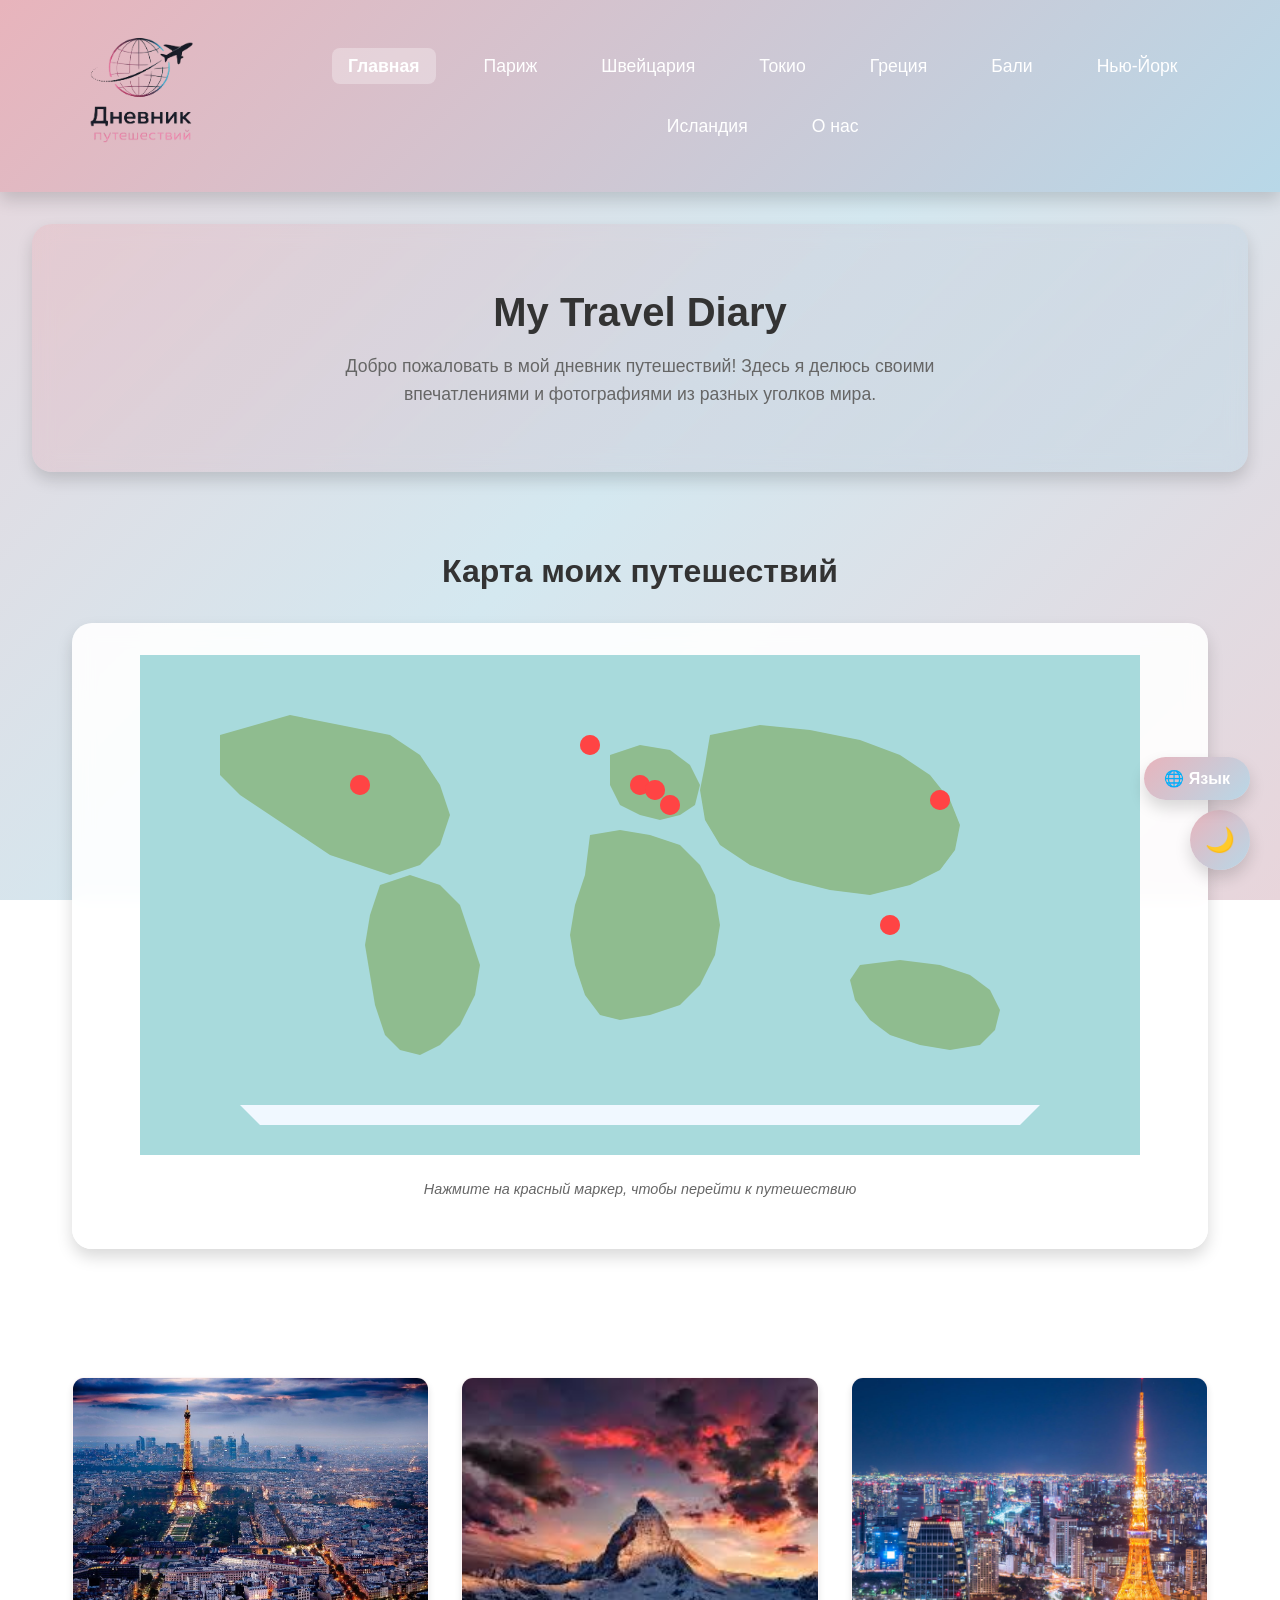
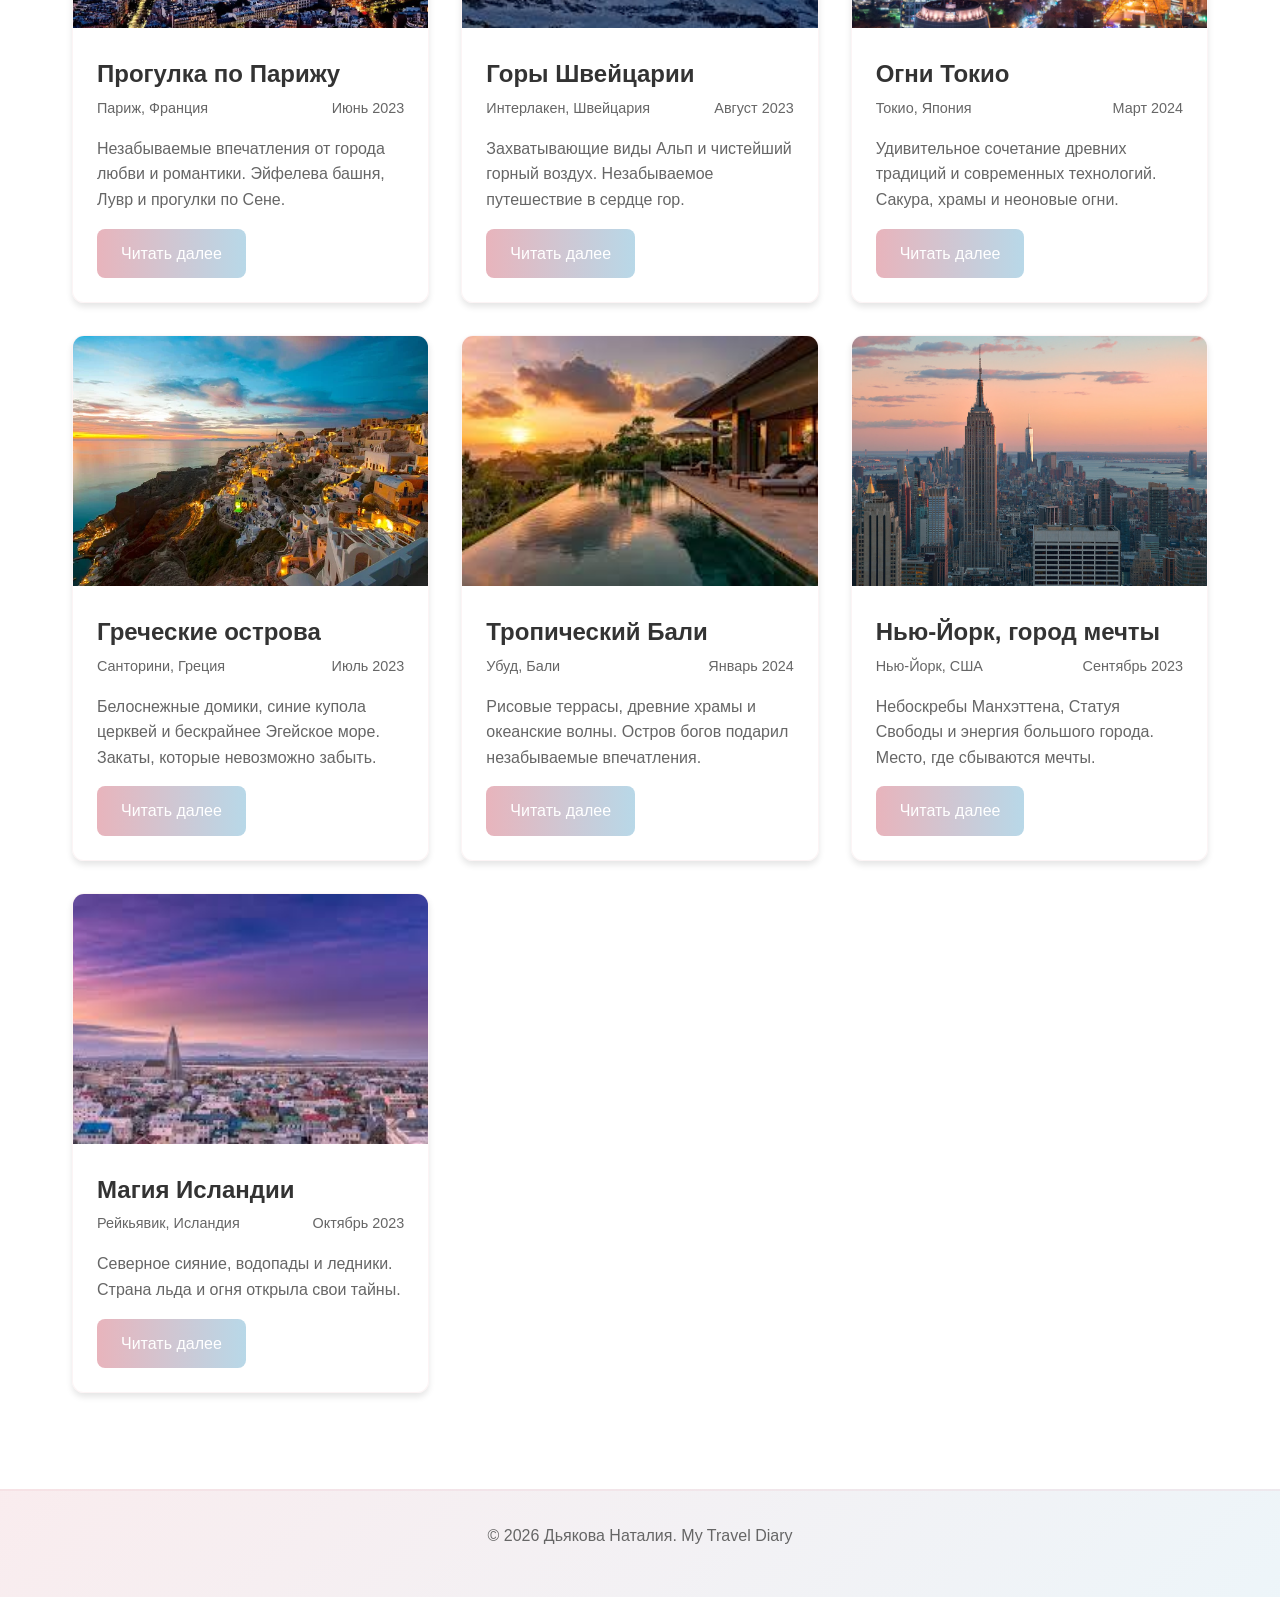
<file: index.html>
<!DOCTYPE html>
<html lang="ru">
<head>
    <meta charset="UTF-8">
    <meta name="viewport" content="width=device-width, initial-scale=1.0">
    <title>My Travel Diary - Главная</title>
    <link rel="icon" type="image/png" href="images/logo.png">
    <link rel="stylesheet" href="css/main.css?v=4">
    <link rel="stylesheet" href="css/components.css?v=4">
    <link rel="stylesheet" href="css/responsive.css?v=4">
    <script src="js/map.js" defer></script>
    <script src="js/language.js" defer></script>
    <script src="js/complete-translations.js" defer></script>
    <script src="js/theme-and-animations.js" defer></script>
</head>
<body>
    <nav class="navigation">
        <div class="nav-container">
            <a href="index.html" class="nav-logo">
                <img src="images/logo.png" alt="My Travel Diary Logo" class="logo-image">
            </a>
            <ul class="nav-list">
                <li><a href="index.html" class="nav-link active" data-translate="nav.home">Главная</a></li>
                <li><a href="travel-1.html" class="nav-link" data-translate="nav.paris">Париж</a></li>
                <li><a href="travel-2.html" class="nav-link" data-translate="nav.switzerland">Швейцария</a></li>
                <li><a href="travel-3.html" class="nav-link" data-translate="nav.tokyo">Токио</a></li>
                <li><a href="travel-4.html" class="nav-link" data-translate="nav.greece">Греция</a></li>
                <li><a href="travel-5.html" class="nav-link" data-translate="nav.bali">Бали</a></li>
                <li><a href="travel-6.html" class="nav-link" data-translate="nav.newyork">Нью-Йорк</a></li>
                <li><a href="travel-7.html" class="nav-link" data-translate="nav.iceland">Исландия</a></li>
                <li><a href="about.html" class="nav-link" data-translate="nav.about">О нас</a></li>
            </ul>
        </div>
    </nav>

    <main>
        <section class="hero">
            <h1 data-translate="hero.title">My Travel Diary</h1>
            <p class="intro" data-translate="hero.intro">Добро пожаловать в мой дневник путешествий! Здесь я делюсь своими впечатлениями и фотографиями из разных уголков мира.</p>
        </section>

        <section class="world-map-section">
            <h2 data-translate="map.title">Карта моих путешествий</h2>
            <div class="map-container">
                <svg viewBox="0 0 1000 500" class="world-map">
                    <!-- Океан (фон) -->
                    <rect width="1000" height="500" fill="#A8DADC" class="ocean"/>
                    
                    <!-- Континенты -->
                    <g class="continents">
                        <!-- Северная Америка -->
                        <path class="continent" d="M 80 80 L 150 60 L 200 70 L 250 80 L 280 100 L 300 130 L 310 160 L 300 190 L 280 210 L 250 220 L 220 210 L 190 200 L 160 180 L 130 160 L 100 140 L 80 120 Z" fill="#8FBC8F"/>
                        
                        <!-- Южная Америка -->
                        <path class="continent" d="M 240 230 L 270 220 L 300 230 L 320 250 L 330 280 L 340 310 L 335 340 L 320 370 L 300 390 L 280 400 L 260 395 L 245 380 L 235 350 L 230 320 L 225 290 L 230 260 Z" fill="#8FBC8F"/>
                        
                        <!-- Европа -->
                        <path class="continent" d="M 470 100 L 500 90 L 530 95 L 550 110 L 560 130 L 555 150 L 540 160 L 520 165 L 500 160 L 480 150 L 470 130 Z" fill="#8FBC8F"/>
                        
                        <!-- Африка -->
                        <path class="continent" d="M 450 180 L 480 175 L 510 180 L 540 190 L 560 210 L 575 240 L 580 270 L 575 300 L 560 330 L 540 350 L 510 360 L 480 365 L 460 360 L 445 340 L 435 310 L 430 280 L 435 250 L 445 220 Z" fill="#8FBC8F"/>
                        
                        <!-- Азия -->
                        <path class="continent" d="M 570 80 L 620 70 L 670 75 L 720 85 L 760 100 L 790 120 L 810 145 L 820 170 L 815 195 L 800 215 L 770 230 L 730 240 L 690 235 L 650 225 L 610 210 L 580 190 L 565 165 L 560 135 L 565 110 Z" fill="#8FBC8F"/>
                        
                        <!-- Австралия -->
                        <path class="continent" d="M 720 310 L 760 305 L 800 310 L 830 320 L 850 335 L 860 355 L 855 375 L 840 390 L 810 395 L 780 390 L 750 380 L 730 365 L 715 345 L 710 325 Z" fill="#8FBC8F"/>
                        
                        <!-- Антарктида -->
                        <path class="continent" d="M 100 450 L 900 450 L 880 470 L 120 470 Z" fill="#F0F8FF"/>
                    </g>
                    
                    <!-- Маркеры посещенных мест -->
                    <g class="markers">
                        <!-- Париж -->
                        <circle class="marker" data-country="paris" cx="500" cy="130" r="10" fill="#FF4444"/>
                        <circle class="marker-pulse" cx="500" cy="130" r="10" fill="#FF4444" opacity="0.5"/>
                        
                        <!-- Швейцария -->
                        <circle class="marker" data-country="switzerland" cx="515" cy="135" r="10" fill="#FF4444"/>
                        <circle class="marker-pulse" cx="515" cy="135" r="10" fill="#FF4444" opacity="0.5"/>
                        
                        <!-- Токио -->
                        <circle class="marker" data-country="tokyo" cx="800" cy="145" r="10" fill="#FF4444"/>
                        <circle class="marker-pulse" cx="800" cy="145" r="10" fill="#FF4444" opacity="0.5"/>
                        
                        <!-- Греция -->
                        <circle class="marker" data-country="greece" cx="530" cy="150" r="10" fill="#FF4444"/>
                        <circle class="marker-pulse" cx="530" cy="150" r="10" fill="#FF4444" opacity="0.5"/>
                        
                        <!-- Бали -->
                        <circle class="marker" data-country="bali" cx="750" cy="270" r="10" fill="#FF4444"/>
                        <circle class="marker-pulse" cx="750" cy="270" r="10" fill="#FF4444" opacity="0.5"/>
                        
                        <!-- Нью-Йорк -->
                        <circle class="marker" data-country="newyork" cx="220" cy="130" r="10" fill="#FF4444"/>
                        <circle class="marker-pulse" cx="220" cy="130" r="10" fill="#FF4444" opacity="0.5"/>
                        
                        <!-- Исландия -->
                        <circle class="marker" data-country="iceland" cx="450" cy="90" r="10" fill="#FF4444"/>
                        <circle class="marker-pulse" cx="450" cy="90" r="10" fill="#FF4444" opacity="0.5"/>
                    </g>
                </svg>
                <p class="map-hint" data-translate="map.hint">Нажмите на красный маркер, чтобы перейти к путешествию</p>
            </div>
        </section>

        <section class="travel-cards">
            <article class="travel-card">
                <img src="images/paris.jpg" alt="Прогулка по Парижу" class="card-image">
                <div class="card-content">
                    <h3 class="card-title" data-translate="paris.title">Прогулка по Парижу</h3>
                    <div class="card-meta">
                        <span class="card-location" data-translate="paris.location">Париж, Франция</span>
                        <span class="card-date" data-translate="paris.date">Июнь 2023</span>
                    </div>
                    <p class="card-description" data-translate="paris.short">Незабываемые впечатления от города любви и романтики. Эйфелева башня, Лувр и прогулки по Сене.</p>
                    <a href="travel-1.html" class="card-button" data-translate="card.readmore">Читать далее</a>
                </div>
            </article>

            <article class="travel-card">
                <img src="images/switzerland.jpg" alt="Горы Швейцарии" class="card-image">
                <div class="card-content">
                    <h3 class="card-title" data-translate="switzerland.title">Горы Швейцарии</h3>
                    <div class="card-meta">
                        <span class="card-location" data-translate="switzerland.location">Интерлакен, Швейцария</span>
                        <span class="card-date" data-translate="switzerland.date">Август 2023</span>
                    </div>
                    <p class="card-description" data-translate="switzerland.short">Захватывающие виды Альп и чистейший горный воздух. Незабываемое путешествие в сердце гор.</p>
                    <a href="travel-2.html" class="card-button" data-translate="card.readmore">Читать далее</a>
                </div>
            </article>

            <article class="travel-card">
                <img src="images/tokyo.jpg" alt="Токио" class="card-image">
                <div class="card-content">
                    <h3 class="card-title" data-translate="tokyo.title">Огни Токио</h3>
                    <div class="card-meta">
                        <span class="card-location" data-translate="tokyo.location">Токио, Япония</span>
                        <span class="card-date" data-translate="tokyo.date">Март 2024</span>
                    </div>
                    <p class="card-description" data-translate="tokyo.short">Удивительное сочетание древних традиций и современных технологий. Сакура, храмы и неоновые огни.</p>
                    <a href="travel-3.html" class="card-button" data-translate="card.readmore">Читать далее</a>
                </div>
            </article>

            <article class="travel-card">
                <img src="images/greece.jpg" alt="Греция" class="card-image">
                <div class="card-content">
                    <h3 class="card-title" data-translate="greece.title">Греческие острова</h3>
                    <div class="card-meta">
                        <span class="card-location" data-translate="greece.location">Санторини, Греция</span>
                        <span class="card-date" data-translate="greece.date">Июль 2023</span>
                    </div>
                    <p class="card-description" data-translate="greece.short">Белоснежные домики, синие купола церквей и бескрайнее Эгейское море. Закаты, которые невозможно забыть.</p>
                    <a href="travel-4.html" class="card-button" data-translate="card.readmore">Читать далее</a>
                </div>
            </article>

            <article class="travel-card">
                <img src="images/bali.jpg" alt="Бали" class="card-image">
                <div class="card-content">
                    <h3 class="card-title" data-translate="bali.title">Тропический Бали</h3>
                    <div class="card-meta">
                        <span class="card-location" data-translate="bali.location">Убуд, Бали</span>
                        <span class="card-date" data-translate="bali.date">Январь 2024</span>
                    </div>
                    <p class="card-description" data-translate="bali.short">Рисовые террасы, древние храмы и океанские волны. Остров богов подарил незабываемые впечатления.</p>
                    <a href="travel-5.html" class="card-button" data-translate="card.readmore">Читать далее</a>
                </div>
            </article>

            <article class="travel-card">
                <img src="images/newyork.jpg" alt="Нью-Йорк" class="card-image">
                <div class="card-content">
                    <h3 class="card-title" data-translate="newyork.title">Нью-Йорк, город мечты</h3>
                    <div class="card-meta">
                        <span class="card-location" data-translate="newyork.location">Нью-Йорк, США</span>
                        <span class="card-date" data-translate="newyork.date">Сентябрь 2023</span>
                    </div>
                    <p class="card-description" data-translate="newyork.short">Небоскребы Манхэттена, Статуя Свободы и энергия большого города. Место, где сбываются мечты.</p>
                    <a href="travel-6.html" class="card-button" data-translate="card.readmore">Читать далее</a>
                </div>
            </article>

            <article class="travel-card">
                <img src="images/iceland.jpg" alt="Исландия" class="card-image">
                <div class="card-content">
                    <h3 class="card-title" data-translate="iceland.title">Магия Исландии</h3>
                    <div class="card-meta">
                        <span class="card-location" data-translate="iceland.location">Рейкьявик, Исландия</span>
                        <span class="card-date" data-translate="iceland.date">Октябрь 2023</span>
                    </div>
                    <p class="card-description" data-translate="iceland.short">Северное сияние, водопады и ледники. Страна льда и огня открыла свои тайны.</p>
                    <a href="travel-7.html" class="card-button" data-translate="card.readmore">Читать далее</a>
                </div>
            </article>
        </section>
    </main>

    <footer class="site-footer">
        <p data-translate="footer.text">&copy; 2026 Дьякова Наталия. My Travel Diary</p>
    </footer>
</body>
</html>
</file>
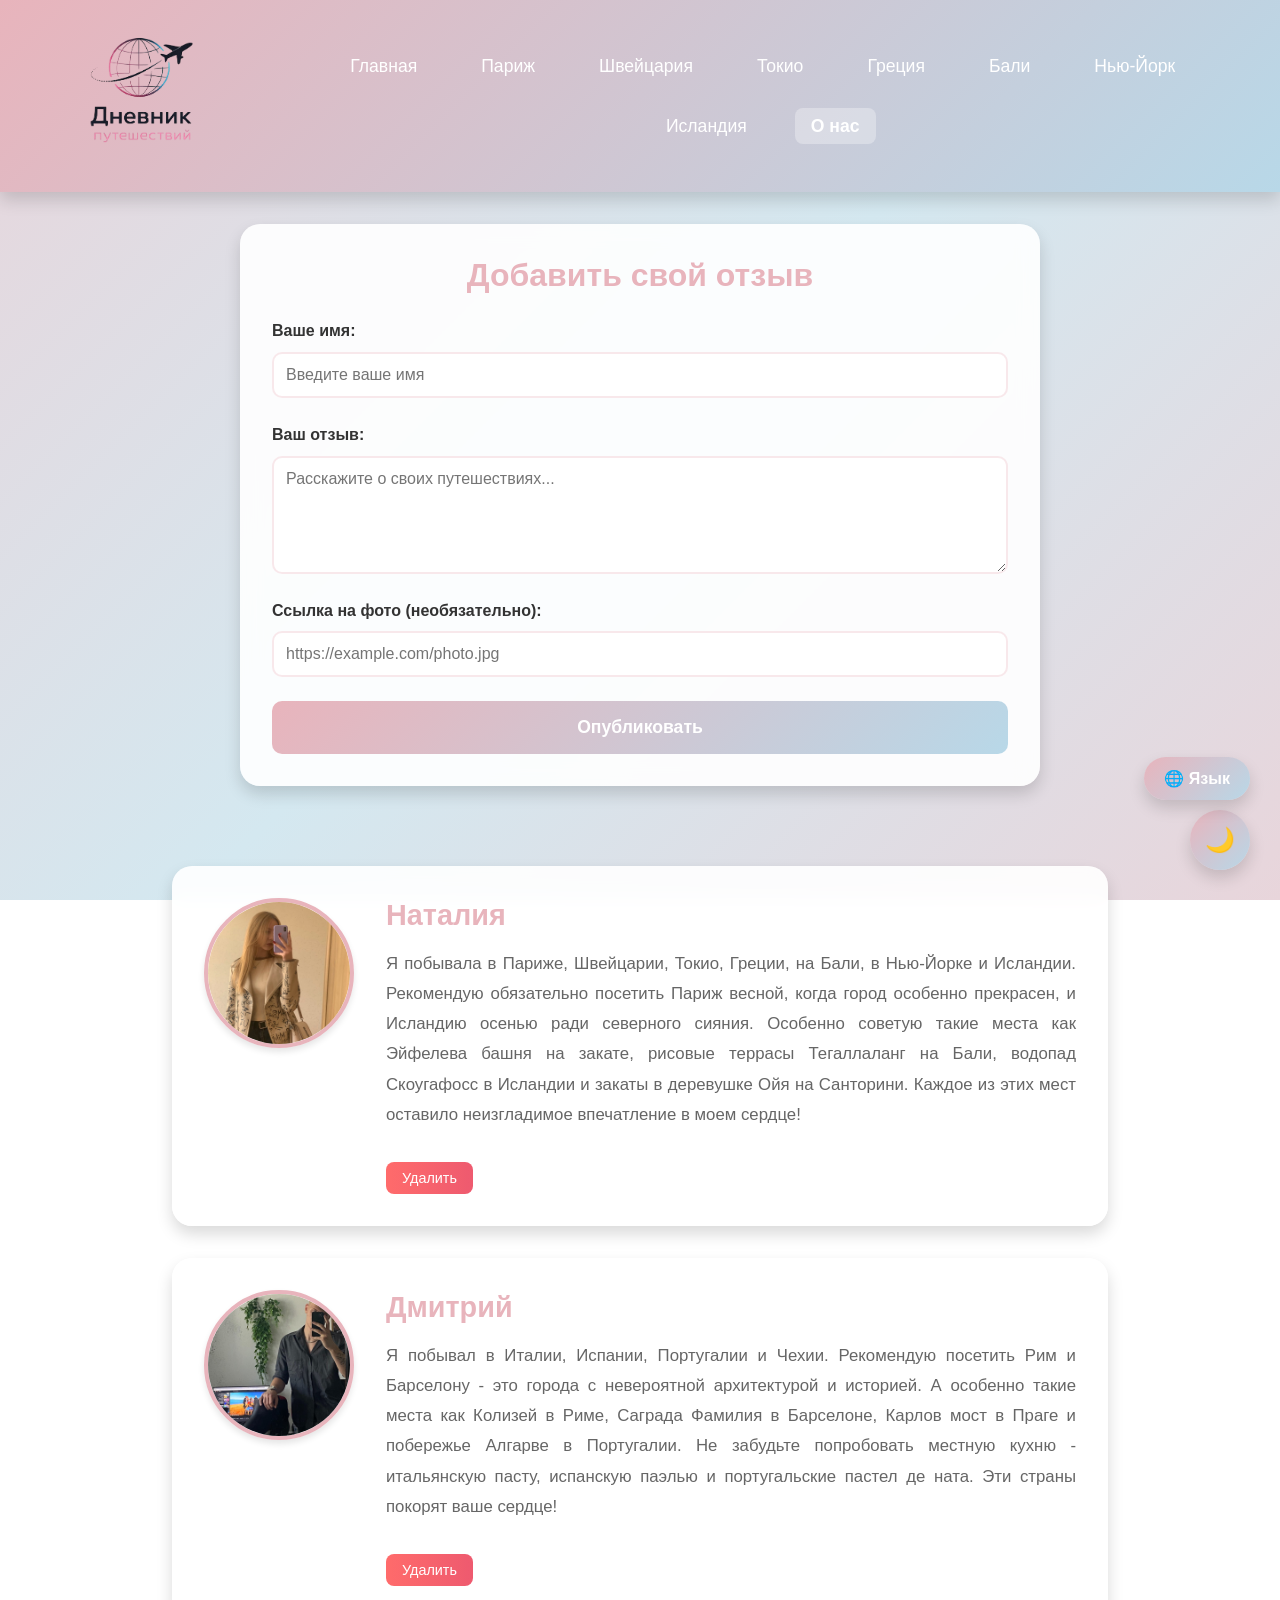
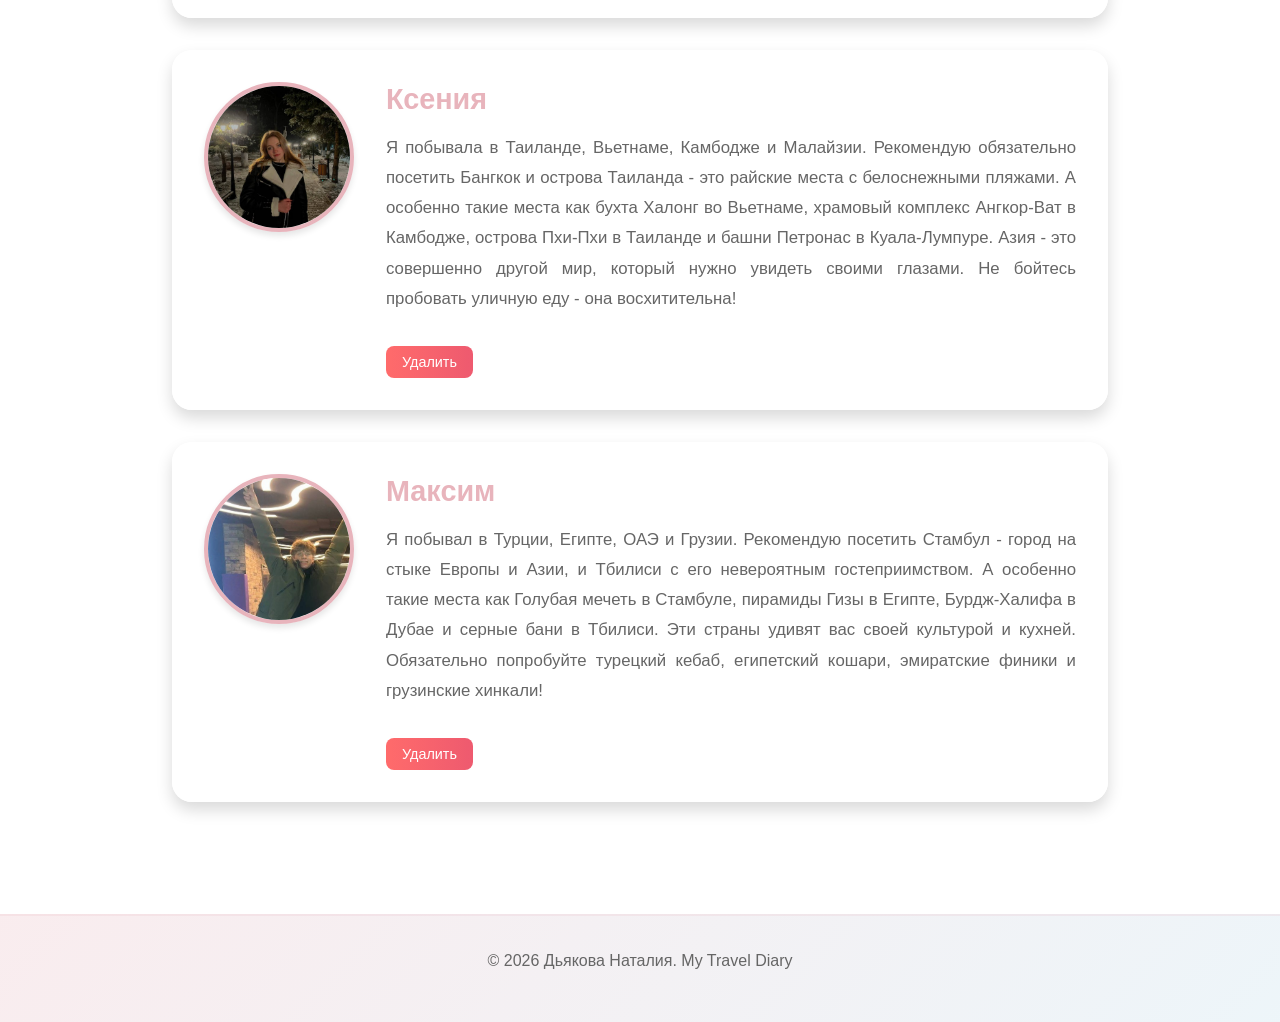
<file: about.html>
<!DOCTYPE html>
<html lang="ru">
<head>
    <meta charset="UTF-8">
    <meta name="viewport" content="width=device-width, initial-scale=1.0">
    <title>О нас - My Travel Diary</title>
    <link rel="icon" type="image/png" href="images/logo.png">
    <link rel="stylesheet" href="css/main.css?v=4">
    <link rel="stylesheet" href="css/components.css?v=4">
    <link rel="stylesheet" href="css/responsive.css?v=4">
    <link rel="stylesheet" href="css/about.css">
    <script src="js/language.js" defer></script>
    <script src="js/complete-translations.js" defer></script>
    <script src="js/theme-and-animations.js" defer></script>
    <script src="js/reviews.js" defer></script>
</head>
<body>
    <nav class="navigation">
        <div class="nav-container">
            <a href="index.html" class="nav-logo">
                <img src="images/logo.png" alt="My Travel Diary Logo" class="logo-image">
            </a>
            <ul class="nav-list">
                <li><a href="index.html" class="nav-link">Главная</a></li>
                <li><a href="travel-1.html" class="nav-link">Париж</a></li>
                <li><a href="travel-2.html" class="nav-link">Швейцария</a></li>
                <li><a href="travel-3.html" class="nav-link">Токио</a></li>
                <li><a href="travel-4.html" class="nav-link">Греция</a></li>
                <li><a href="travel-5.html" class="nav-link">Бали</a></li>
                <li><a href="travel-6.html" class="nav-link">Нью-Йорк</a></li>
                <li><a href="travel-7.html" class="nav-link">Исландия</a></li>
                <li><a href="about.html" class="nav-link active">О нас</a></li>
            </ul>
        </div>
    </nav>

    <main>
        <section class="add-review-section">
            <h2 data-translate="about.add.title">Добавить свой отзыв</h2>
            <form class="review-form" id="reviewForm">
                <div class="form-group">
                    <label for="reviewName" data-translate="about.form.name">Ваше имя:</label>
                    <input type="text" id="reviewName" required placeholder="Введите ваше имя">
                </div>
                <div class="form-group">
                    <label for="reviewText" data-translate="about.form.text">Ваш отзыв:</label>
                    <textarea id="reviewText" required rows="5" placeholder="Расскажите о своих путешествиях..."></textarea>
                </div>
                <div class="form-group">
                    <label for="reviewAvatar" data-translate="about.form.avatar">Ссылка на фото (необязательно):</label>
                    <input type="text" id="reviewAvatar" placeholder="https://example.com/photo.jpg">
                </div>
                <button type="submit" class="submit-btn" data-translate="about.form.submit">Опубликовать</button>
            </form>
        </section>

        <section class="team-section">
        </section>
    </main>

    <footer class="site-footer">
        <p>&copy; 2026 Дьякова Наталия. My Travel Diary</p>
    </footer>
</body>
</html>
</file>
<file: css/main.css>
/* CSS Variables - Color Scheme */
:root {
    /* Primary Colors - более спокойные тона */
    --primary-pink: #E8B4BC;
    --light-pink: #F5E6E8;
    --sky-blue: #B8D8E8;
    --light-blue: #D9EAF3;
    
    /* Gradients */
    --gradient-primary: linear-gradient(135deg, #E8B4BC, #B8D8E8);
    --gradient-button: linear-gradient(90deg, #E8B4BC, #B8D8E8);
    
    /* Neutral Colors */
    --white: #FFFFFF;
    --light-bg: #F8F9FA;
    --text-dark: #333333;
    --text-gray: #666666;
    --bg-gradient: linear-gradient(135deg, #E8D5DB 0%, #D4E8F0 50%, #E8D5DB 100%);
    
    /* Shadows */
    --shadow-soft: 0 4px 6px rgba(0, 0, 0, 0.1);
    --shadow-medium: 0 8px 16px rgba(0, 0, 0, 0.15);
}

/* Dark Theme */
body.dark-theme {
    --primary-pink: #E8B4BC;
    --light-pink: #3A2E30;
    --sky-blue: #B8D8E8;
    --light-blue: #2E3A42;
    
    --gradient-primary: linear-gradient(135deg, #E8B4BC, #B8D8E8);
    --gradient-button: linear-gradient(90deg, #E8B4BC, #B8D8E8);
    
    --white: #1A1A1A;
    --light-bg: #2A2A2A;
    --text-dark: #FFFFFF;
    --text-gray: #CCCCCC;
    --bg-gradient: linear-gradient(135deg, #1A1A1A 0%, #2A2A2A 50%, #1A1A1A 100%);
    
    --shadow-soft: 0 4px 6px rgba(0, 0, 0, 0.5);
    --shadow-medium: 0 8px 16px rgba(0, 0, 0, 0.7);
}

/* Base Styles */
* {
    margin: 0;
    padding: 0;
    box-sizing: border-box;
}

body {
    font-family: 'Segoe UI', Tahoma, Geneva, Verdana, sans-serif;
    font-size: 16px;
    line-height: 1.6;
    color: var(--text-dark);
    background: var(--bg-gradient);
    background-attachment: fixed;
    min-height: 100vh;
    transition: background 0.3s ease, color 0.3s ease;
}

/* Typography */
h1 {
    font-size: 2.5rem;
    line-height: 1.2;
    color: var(--text-dark);
}

h2 {
    font-size: 2rem;
    line-height: 1.2;
    color: var(--text-dark);
}

h3 {
    font-size: 1.5rem;
    line-height: 1.2;
    color: var(--text-dark);
}

p {
    margin-bottom: 1rem;
}

/* Main Container */
main {
    min-height: calc(100vh - 200px);
}

/* Scroll Animations */
.scroll-animate {
    opacity: 0;
    transform: translateY(30px);
    transition: opacity 0.6s ease, transform 0.6s ease;
}

.scroll-animate.visible {
    opacity: 1;
    transform: translateY(0);
}

.scroll-animate-left {
    opacity: 0;
    transform: translateX(-50px);
    transition: opacity 0.6s ease, transform 0.6s ease;
}

.scroll-animate-left.visible {
    opacity: 1;
    transform: translateX(0);
}

.scroll-animate-right {
    opacity: 0;
    transform: translateX(50px);
    transition: opacity 0.6s ease, transform 0.6s ease;
}

.scroll-animate-right.visible {
    opacity: 1;
    transform: translateX(0);
}

/* Theme Toggle Button */
.theme-toggle {
    position: fixed;
    bottom: 30px;
    right: 30px;
    width: 60px;
    height: 60px;
    border-radius: 50%;
    background: var(--gradient-primary);
    border: none;
    cursor: pointer;
    box-shadow: var(--shadow-medium);
    z-index: 1000;
    display: flex;
    align-items: center;
    justify-content: center;
    font-size: 1.5rem;
    transition: all 0.3s ease;
}

.theme-toggle:hover {
    transform: scale(1.1) rotate(15deg);
    box-shadow: 0 10px 25px rgba(0, 0, 0, 0.3);
}

.theme-toggle:active {
    transform: scale(0.95);
}

/* Language Toggle Button */
.lang-toggle {
    position: fixed;
    bottom: 100px;
    right: 30px;
    padding: 0.75rem 1.25rem;
    border-radius: 25px;
    background: var(--gradient-primary);
    border: none;
    cursor: pointer;
    box-shadow: var(--shadow-medium);
    z-index: 1000;
    font-size: 1rem;
    font-weight: bold;
    color: white;
    transition: all 0.3s ease;
    display: flex;
    align-items: center;
    gap: 0.5rem;
}

.lang-toggle:hover {
    transform: translateY(-3px);
    box-shadow: 0 10px 25px rgba(0, 0, 0, 0.3);
}

.lang-toggle:active {
    transform: translateY(-1px);
}

/* Language Selector Menu */
.lang-selector {
    position: fixed;
    bottom: 100px;
    right: 30px;
    z-index: 1001;
}

.lang-menu {
    position: absolute;
    bottom: 70px;
    right: 0;
    background: white;
    border-radius: 15px;
    box-shadow: 0 10px 30px rgba(0, 0, 0, 0.2);
    padding: 0.5rem;
    min-width: 150px;
    opacity: 0;
    visibility: hidden;
    transform: translateY(10px);
    transition: all 0.3s ease;
}

.lang-menu.active {
    opacity: 1;
    visibility: visible;
    transform: translateY(0);
}

.lang-option {
    display: flex;
    align-items: center;
    gap: 0.75rem;
    padding: 0.75rem 1rem;
    cursor: pointer;
    border-radius: 10px;
    transition: all 0.2s ease;
    font-size: 1rem;
    color: var(--text-dark);
}

.lang-option:hover {
    background: linear-gradient(135deg, rgba(232, 180, 188, 0.2), rgba(184, 216, 232, 0.2));
    transform: translateX(5px);
}

.lang-option.selected {
    background: var(--gradient-primary);
    color: white;
    font-weight: bold;
}

.lang-flag {
    font-size: 1.5rem;
}

.lang-name {
    flex: 1;
}

/* Scroll to Top Button */
.scroll-top-btn {
    position: fixed;
    bottom: 170px;
    right: 30px;
    width: 60px;
    height: 60px;
    border-radius: 50%;
    background: var(--gradient-primary);
    border: none;
    cursor: pointer;
    box-shadow: var(--shadow-medium);
    z-index: 1000;
    display: flex;
    align-items: center;
    justify-content: center;
    font-size: 1.8rem;
    color: white;
    opacity: 0;
    visibility: hidden;
    transform: translateY(20px);
    transition: all 0.3s ease;
}

.scroll-top-btn.visible {
    opacity: 1;
    visibility: visible;
    transform: translateY(0);
}

.scroll-top-btn:hover {
    transform: translateY(-5px);
    box-shadow: 0 10px 25px rgba(0, 0, 0, 0.3);
}

.scroll-top-btn:active {
    transform: translateY(-3px);
}
</file>
<file: css/components.css>
/* Navigation Component */
.navigation {
    background: var(--gradient-primary);
    padding: 1rem 2rem;
    box-shadow: var(--shadow-medium);
    position: sticky;
    top: 0;
    z-index: 100;
}

.nav-container {
    display: flex;
    align-items: center;
    gap: 2rem;
    max-width: 1400px;
    margin: 0 auto;
}

.nav-logo {
    display: flex;
    align-items: center;
}

.logo-image {
    height: 160px;
    width: auto;
    object-fit: contain;
}

.nav-list {
    list-style: none;
    display: flex;
    justify-content: center;
    gap: 2rem;
    flex-wrap: wrap;
    flex: 1;
}

.nav-link {
    color: var(--white);
    text-decoration: none;
    font-size: 1.1rem;
    padding: 0.5rem 1rem;
    border-radius: 8px;
    transition: all 0.3s ease;
}

.nav-link:hover {
    background-color: rgba(255, 255, 255, 0.2);
    transform: translateY(-2px);
}

.nav-link.active {
    background-color: rgba(255, 255, 255, 0.3);
    font-weight: bold;
}

/* Hero Section */
.hero {
    text-align: center;
    padding: 4rem 2rem;
    background: linear-gradient(135deg, rgba(232, 180, 188, 0.4), rgba(184, 216, 232, 0.4));
    backdrop-filter: blur(10px);
    border-radius: 20px;
    margin: 2rem;
    box-shadow: var(--shadow-medium);
}

.hero h1 {
    margin-bottom: 1rem;
    color: var(--text-dark);
}

.intro {
    font-size: 1.1rem;
    color: var(--text-gray);
    max-width: 600px;
    margin: 0 auto;
}

/* Travel Cards Container */
.travel-cards {
    display: grid;
    grid-template-columns: repeat(auto-fit, minmax(300px, 1fr));
    gap: 2rem;
    padding: 3rem 2rem;
    max-width: 1200px;
    margin: 0 auto;
}

/* Travel Card Component */
.travel-card {
    background: rgba(255, 255, 255, 0.95);
    backdrop-filter: blur(10px);
    border-radius: 12px;
    box-shadow: var(--shadow-soft);
    overflow: hidden;
    transition: all 0.3s ease;
    border: 1px solid rgba(232, 180, 188, 0.15);
}

.travel-card:hover {
    transform: translateY(-8px);
    box-shadow: var(--shadow-medium);
}

.card-image {
    width: 100%;
    height: 250px;
    object-fit: cover;
}

.card-content {
    padding: 1.5rem;
}

.card-title {
    font-size: 1.5rem;
    margin-bottom: 0.5rem;
    color: var(--text-dark);
}

.card-meta {
    display: flex;
    justify-content: space-between;
    margin-bottom: 1rem;
    font-size: 0.9rem;
    color: var(--text-gray);
}

.card-description {
    color: var(--text-gray);
    margin-bottom: 1rem;
}

.card-button {
    display: inline-block;
    padding: 0.75rem 1.5rem;
    background: var(--gradient-button);
    color: var(--white);
    text-decoration: none;
    border-radius: 8px;
    transition: all 0.3s ease;
}

.card-button:hover {
    transform: translateY(-2px);
    box-shadow: var(--shadow-medium);
}

/* Travel Detail Page */
.travel-detail {
    max-width: 900px;
    margin: 0 auto;
    padding: 2rem;
    background: rgba(255, 255, 255, 0.8);
    backdrop-filter: blur(10px);
    border-radius: 20px;
    margin-top: 2rem;
    margin-bottom: 2rem;
    box-shadow: var(--shadow-medium);
}

.travel-header {
    text-align: center;
    margin-bottom: 2rem;
}

.travel-header h1 {
    margin-bottom: 1rem;
}

.travel-meta {
    display: flex;
    justify-content: center;
    gap: 2rem;
    font-size: 1.1rem;
    color: var(--text-gray);
}

/* Photo Gallery */
.photo-gallery {
    display: grid;
    grid-template-columns: repeat(auto-fit, minmax(250px, 1fr));
    gap: 1rem;
    margin: 2rem 0;
}

.gallery-image {
    width: 100%;
    height: 300px;
    object-fit: cover;
    border-radius: 12px;
    box-shadow: var(--shadow-soft);
}

/* Travel Content */
.travel-content {
    margin: 2rem 0;
    font-size: 1.1rem;
    line-height: 1.8;
}

/* Back Button */
.back-button {
    display: inline-block;
    padding: 0.75rem 1.5rem;
    background: var(--gradient-button);
    color: var(--white);
    text-decoration: none;
    border-radius: 8px;
    margin-top: 2rem;
    transition: all 0.3s ease;
}

.back-button:hover {
    transform: translateY(-2px);
    box-shadow: var(--shadow-medium);
}

/* Footer Component */
.site-footer {
    background: linear-gradient(135deg, rgba(232, 180, 188, 0.25), rgba(184, 216, 232, 0.25));
    backdrop-filter: blur(10px);
    text-align: center;
    padding: 2rem;
    margin-top: 3rem;
    color: var(--text-gray);
    border-top: 2px solid rgba(232, 180, 188, 0.2);
}


/* Модальное окно для увеличения фотографий */
.image-modal {
    display: none;
    position: fixed;
    z-index: 1000;
    left: 0;
    top: 0;
    width: 100%;
    height: 100%;
    background-color: rgba(0, 0, 0, 0.9);
    justify-content: center;
    align-items: center;
    animation: fadeIn 0.3s ease;
}

@keyframes fadeIn {
    from {
        opacity: 0;
    }
    to {
        opacity: 1;
    }
}

.modal-content {
    position: relative;
    width: 80%;
    max-width: 1200px;
    animation: zoomIn 0.4s ease;
}

@keyframes zoomIn {
    from {
        transform: scale(0.7);
        opacity: 0;
    }
    to {
        transform: scale(1);
        opacity: 1;
    }
}

.modal-image {
    width: 100%;
    height: auto;
    border-radius: 8px;
    display: block;
}

.modal-close {
    position: absolute;
    top: -40px;
    right: 0;
    font-size: 40px;
    font-weight: bold;
    color: white;
    cursor: pointer;
    transition: color 0.3s ease, transform 0.3s ease;
}

.modal-close:hover {
    color: var(--primary-pink);
    transform: rotate(90deg);
}

/* Курсор для изображений в галерее */
.gallery-image {
    cursor: pointer;
    transition: transform 0.3s ease, box-shadow 0.3s ease;
}

.gallery-image:hover {
    transform: scale(1.05);
    box-shadow: 0 8px 20px rgba(0, 0, 0, 0.2);
}


/* Рекомендации */
.travel-content h2 {
    margin-top: 2rem;
    margin-bottom: 1rem;
    color: var(--text-dark);
    font-size: 1.8rem;
}

.recommendations {
    list-style: none;
    padding: 0;
    margin: 1.5rem 0;
}

.recommendations li {
    padding: 1rem;
    margin-bottom: 1rem;
    background: linear-gradient(135deg, rgba(232, 180, 188, 0.1), rgba(184, 216, 232, 0.1));
    border-left: 4px solid var(--primary-pink);
    border-radius: 8px;
    transition: transform 0.3s ease, box-shadow 0.3s ease;
}

.recommendations li:hover {
    transform: translateX(5px);
    box-shadow: var(--shadow-soft);
}

.recommendations strong {
    color: var(--primary-pink);
    font-size: 1.1rem;
}


/* Карта мира */
.world-map-section {
    max-width: 1200px;
    margin: 3rem auto;
    padding: 2rem;
    text-align: center;
}

.world-map-section h2 {
    font-size: 2rem;
    margin-bottom: 2rem;
    color: var(--text-dark);
}

.map-container {
    background: rgba(255, 255, 255, 0.9);
    backdrop-filter: blur(10px);
    border-radius: 20px;
    padding: 2rem;
    box-shadow: var(--shadow-medium);
}

.world-map {
    width: 100%;
    height: auto;
    max-width: 1000px;
    margin: 0 auto;
}

.continent {
    transition: fill 0.3s ease;
}

.continent:hover {
    fill: #C8DCE8;
}

.marker {
    cursor: pointer;
    transition: all 0.3s ease;
}

.marker:hover {
    r: 12;
    fill: #FFB6C1;
}

.marker-pulse {
    animation: pulse 2s infinite;
    pointer-events: none;
}

@keyframes pulse {
    0% {
        r: 8;
        opacity: 0.5;
    }
    50% {
        r: 16;
        opacity: 0;
    }
    100% {
        r: 8;
        opacity: 0;
    }
}

.map-hint {
    margin-top: 1rem;
    color: var(--text-gray);
    font-size: 0.9rem;
    font-style: italic;
}


/* Подсказки на карте */
.map-tooltip {
    background: var(--gradient-primary);
    color: white;
    padding: 0.5rem 1rem;
    border-radius: 8px;
    font-size: 0.9rem;
    pointer-events: none;
    z-index: 1000;
    box-shadow: var(--shadow-soft);
    animation: tooltipFadeIn 0.2s ease;
}

@keyframes tooltipFadeIn {
    from {
        opacity: 0;
        transform: translateY(-5px);
    }
    to {
        opacity: 1;
        transform: translateY(0);
    }
}


/* Dark Theme Adjustments */
body.dark-theme .travel-card {
    background: rgba(40, 40, 40, 0.95);
    border: 1px solid rgba(212, 148, 158, 0.2);
}

body.dark-theme .map-container {
    background: rgba(40, 40, 40, 0.9);
}

body.dark-theme .ocean {
    fill: #1A3A4A;
}

body.dark-theme .continent {
    fill: #2A4A3A;
}

body.dark-theme .continent:hover {
    fill: #3A5A4A;
}

body.dark-theme .travel-detail {
    background: rgba(40, 40, 40, 0.8);
}

body.dark-theme .image-modal {
    background-color: rgba(0, 0, 0, 0.95);
}

body.dark-theme .recommendations li {
    background: linear-gradient(135deg, rgba(212, 148, 158, 0.15), rgba(122, 154, 170, 0.15));
    border-left: 4px solid var(--primary-pink);
}


/* Dark Theme - Language Selector */
body.dark-theme .lang-menu {
    background: rgba(40, 40, 40, 0.95);
    border: 1px solid rgba(212, 148, 158, 0.3);
}

body.dark-theme .lang-option {
    color: var(--text-dark);
}

body.dark-theme .lang-option:hover {
    background: linear-gradient(135deg, rgba(212, 148, 158, 0.2), rgba(122, 154, 170, 0.2));
}

body.dark-theme .lang-option.selected {
    background: var(--gradient-primary);
    color: white;
}
</file>
<file: css/responsive.css>
/* Responsive Design - Mobile First Approach */

/* Extra Small Mobile (< 480px) */
@media (max-width: 479px) {
    /* Container padding */
    .container {
        padding: 0 0.75rem;
    }
    
    /* Typography - smaller for tiny screens */
    h1 {
        font-size: 1.75rem;
        line-height: 1.2;
    }
    
    h2 {
        font-size: 1.5rem;
        line-height: 1.3;
    }
    
    h3 {
        font-size: 1.2rem;
    }
    
    p {
        font-size: 0.9rem;
        line-height: 1.5;
    }
    
    /* Navigation - Compact mobile menu */
    .navigation {
        padding: 0.75rem;
        position: fixed;
        top: 0;
        left: 0;
        right: 0;
        z-index: 1001;
        background: rgba(255, 255, 255, 0.95);
        backdrop-filter: blur(10px);
    }
    
    .nav-container {
        flex-direction: row;
        justify-content: space-between;
        align-items: center;
    }
    
    .logo-image {
        height: 40px;
    }
    
    /* Mobile menu button - always visible */
    .mobile-menu-btn {
        display: block;
        background: var(--gradient-primary);
        border: none;
        font-size: 1.5rem;
        cursor: pointer;
        padding: 0.5rem;
        color: white;
        border-radius: 8px;
        width: 45px;
        height: 45px;
        line-height: 1;
        transition: all 0.3s ease;
        position: relative;
        z-index: 1000;
    }
    
    .mobile-menu-btn:hover {
        transform: scale(1.05);
    }
    
    .mobile-menu-btn:active {
        transform: scale(0.95);
    }
    
    /* Navigation list - hidden by default */
    .nav-list {
        display: none !important;
        position: fixed;
        top: 0;
        left: 0;
        right: 0;
        bottom: 0;
        background: white;
        flex-direction: column !important;
        justify-content: flex-start !important;
        align-items: stretch !important;
        padding: 80px 20px 20px 20px !important;
        overflow-y: auto;
        z-index: 999;
        gap: 0 !important;
    }
    
    /* Show menu when active */
    .nav-list.active {
        display: flex !important;
    }
    
    .nav-list li {
        width: 100% !important;
        margin: 0 !important;
        padding: 0 !important;
    }
    
    .nav-link {
        display: block !important;
        width: 100% !important;
        padding: 1.2rem !important;
        text-align: center !important;
        border-radius: 8px !important;
        margin: 0.5rem 0 !important;
        transition: all 0.3s ease !important;
        font-size: 1.1rem !important;
        color: #333 !important;
        background: rgba(232, 180, 188, 0.1) !important;
        text-decoration: none !important;
    }
    
    .nav-link:hover,
    .nav-link:active,
    .nav-link.active {
        background: rgba(232, 180, 188, 0.3) !important;
        color: #E8B4BC !important;
        transform: scale(1.02) !important;
    }
    
    .nav-link:hover,
    .nav-link.active {
        background: var(--light-pink);
        color: var(--primary-pink);
    }
    
    /* Hero section - more compact */
    .hero {
        padding: 1.5rem 0.75rem;
        text-align: center;
    }
    
    .hero h1 {
        margin-bottom: 1rem;
    }
    
    .intro {
        font-size: 0.95rem;
        max-width: 100%;
    }
    
    /* Travel cards - Single column with better spacing */
    .travel-cards {
        grid-template-columns: 1fr;
        gap: 1.5rem;
        padding: 1.5rem 0.75rem;
    }
    
    .travel-card {
        border-radius: 15px;
        overflow: hidden;
    }
    
    .card-image {
        height: 200px;
    }
    
    .card-content {
        padding: 1rem;
    }
    
    .card-title {
        font-size: 1.1rem;
        margin-bottom: 0.5rem;
    }
    
    .card-description {
        font-size: 0.85rem;
        line-height: 1.4;
    }
    
    .card-button {
        padding: 0.6rem 1.2rem;
        font-size: 0.9rem;
        margin-top: 0.75rem;
    }
    
    /* World map - mobile optimized */
    .world-map-section {
        padding: 1rem 0.75rem;
        margin: 1rem 0;
    }
    
    .world-map-section h2 {
        font-size: 1.3rem;
        margin-bottom: 1rem;
        text-align: center;
    }
    
    .map-container {
        padding: 0.5rem;
        border-radius: 15px;
    }
    
    .world-map {
        height: 250px;
        width: 100%;
    }
    
    .marker {
        r: 8;
        cursor: pointer;
    }
    
    .marker:active {
        r: 12;
    }
    
    .map-hint {
        font-size: 0.8rem;
        text-align: center;
        margin-top: 0.5rem;
        color: var(--text-gray);
    }
    
    /* Footer */
    .site-footer {
        padding: 1.5rem 0.75rem;
        text-align: center;
        font-size: 0.85rem;
    }
}

/* Small Mobile (480px - 767px) */
@media (min-width: 360px) and (max-width: 767px) {
    /* Typography adjustments */
    h1 {
        font-size: 2rem;
    }
    
    h2 {
        font-size: 1.75rem;
    }
    
    h3 {
        font-size: 1.25rem;
    }
    
    /* Navigation - Horizontal but scrollable */
    .navigation {
        padding: 1rem;
        position: sticky;
        top: 0;
        z-index: 100;
        background: rgba(255, 255, 255, 0.95);
        backdrop-filter: blur(10px);
    }
    
    .nav-container {
        flex-direction: column;
        gap: 1rem;
    }
    
    .logo-image {
        height: 50px;
    }
    
    .nav-list {
        display: flex;
        overflow-x: auto;
        gap: 1rem;
        padding: 0.5rem 0;
        scrollbar-width: none;
        -ms-overflow-style: none;
    }
    
    .nav-list::-webkit-scrollbar {
        display: none;
    }
    
    .nav-link {
        white-space: nowrap;
        padding: 0.6rem 1rem;
        border-radius: 20px;
        font-size: 0.9rem;
        min-width: fit-content;
    }
    
     .mobile-menu-btn {
        display: block;
    }
    
    /* Hero section */
    .hero {
        padding: 2rem 1rem;
    }
    
    /* Travel cards - Single column */
    .travel-cards {
        grid-template-columns: 1fr;
        padding: 2rem 1rem;
        gap: 2rem;
    }
    
    .card-image {
        height: 220px;
    }
    
    /* World map */
    .world-map-section {
        padding: 1.5rem 1rem;
    }
    
    .world-map {
        height: 300px;
    }
    
    .marker {
        r: 10;
    }
    
    .marker:hover {
        r: 14;
    }
}

/* Tablet Styles (768px - 1023px) */
@media (min-width: 768px) and (max-width: 1023px) {
    .mobile-menu-btn {
        display: none;
    }
    
    /* Navigation - Horizontal but compact */
    .nav-list {
        gap: 1rem;
        display: flex;
    }
    
    /* Travel cards - Two columns */
    .travel-cards {
        grid-template-columns: repeat(2, 1fr);
    }
    
    /* Photo gallery - Two columns */
    .photo-gallery {
        grid-template-columns: repeat(2, 1fr);
    }
}

/* Desktop Styles (>= 1024px) */
@media (min-width: 1024px) {
    .mobile-menu-btn {
        display: none;
    }
    
    .nav-list {
        display: flex;
    }
    
    /* Travel cards - Three columns on large screens */
    .travel-cards {
        grid-template-columns: repeat(auto-fit, minmax(320px, 1fr));
    }
    
    /* Photo gallery - Flexible grid */
    .photo-gallery {
        grid-template-columns: repeat(auto-fit, minmax(280px, 1fr));
    }
    
    /* Larger container for travel detail */
    .travel-detail {
        max-width: 1000px;
    }
}

/* Extra large screens (>= 1440px) */
@media (min-width: 1440px) {
    .travel-cards {
        max-width: 1400px;
    }
    
    .hero h1 {
        font-size: 3rem;
    }
}

/* Photo gallery mobile optimization */
@media (max-width: 767px) {
    .photo-gallery {
        grid-template-columns: 1fr;
        gap: 1rem;
        padding: 1rem;
    }
    
    .gallery-image {
        height: 250px;
        border-radius: 12px;
    }
    
    /* Modal optimization for mobile */
    .modal-content {
        width: 95%;
        max-width: 95vw;
        max-height: 90vh;
        margin: 5vh auto;
        border-radius: 15px;
    }
    
    .modal-close {
        font-size: 30px;
        top: -40px;
        right: 10px;
        width: 35px;
        height: 35px;
        line-height: 35px;
    }
    
    .modal img {
        max-height: 70vh;
        border-radius: 10px;
    }
}

@media (min-width: 768px) and (max-width: 1023px) {
    .modal-content {
        width: 85%;
    }
}

/* Travel detail page mobile optimization */
@media (max-width: 767px) {
    .travel-detail {
        padding: 1rem;
        margin: 0;
    }
    
    .travel-header {
        text-align: center;
        margin-bottom: 1.5rem;
    }
    
    .travel-header h1 {
        font-size: 1.8rem;
        margin-bottom: 1rem;
    }
    
    .travel-meta {
        flex-direction: column;
        gap: 0.5rem;
        align-items: center;
    }
    
    .travel-location,
    .travel-date {
        font-size: 0.9rem;
    }
    
    .travel-content {
        font-size: 0.95rem;
        line-height: 1.6;
    }
    
    .travel-content p {
        margin-bottom: 1rem;
    }
    
    .recommendations {
        padding-left: 1rem;
    }
    
    .recommendations li {
        margin-bottom: 0.75rem;
        font-size: 0.9rem;
        line-height: 1.5;
    }
    
    .back-button {
        padding: 0.75rem 1.5rem;
        font-size: 0.9rem;
        margin: 2rem auto;
        display: block;
        width: fit-content;
    }
}

/* Theme Toggle Button - Mobile optimized */
@media (max-width: 479px) {
    .theme-toggle {
        width: 50px;
        height: 50px;
        bottom: 20px;
        right: 20px;
        font-size: 1.2rem;
        position: fixed !important;
        z-index: 999;
    }
}

@media (min-width: 480px) and (max-width: 767px) {
    .theme-toggle {
        width: 55px;
        height: 55px;
        bottom: 25px;
        right: 25px;
        font-size: 1.3rem;
        position: fixed !important;
        z-index: 999;
    }
}

@media (min-width: 768px) and (max-width: 1023px) {
    .theme-toggle {
        width: 60px;
        height: 60px;
        bottom: 30px;
        right: 30px;
        font-size: 1.4rem;
        position: fixed !important;
        z-index: 999;
    }
}

/* Language Toggle Button - Mobile optimized */
@media (max-width: 479px) {
    .lang-selector {
        bottom: 80px;
        right: 20px;
        position: fixed !important;
        z-index: 999;
    }
    
    .lang-toggle {
        padding: 0.6rem 1rem;
        font-size: 0.85rem;
        border-radius: 20px;
    }
    
    .lang-menu {
        bottom: 55px;
        min-width: 130px;
        border-radius: 12px;
    }
    
    .lang-option {
        padding: 0.6rem 0.8rem;
        font-size: 0.9rem;
    }
    
    .lang-flag {
        font-size: 1.3rem;
    }
}

@media (min-width: 480px) and (max-width: 767px) {
    .lang-selector {
        bottom: 90px;
        right: 25px;
        position: fixed !important;
        z-index: 999;
    }
    
    .lang-toggle {
        padding: 0.7rem 1.1rem;
        font-size: 0.9rem;
    }
    
    .lang-menu {
        bottom: 65px;
        min-width: 140px;
    }
    
    .lang-option {
        padding: 0.7rem 0.9rem;
        font-size: 0.95rem;
    }
    
    .lang-flag {
        font-size: 1.4rem;
    }
}

@media (min-width: 768px) and (max-width: 1023px) {
    .lang-selector {
        bottom: 100px;
        right: 30px;
        position: fixed !important;
        z-index: 999;
    }
    
    .lang-toggle {
        bottom: 100px;
        right: 30px;
        padding: 0.75rem 1.25rem;
        font-size: 1rem;
    }
    
    .lang-menu {
        bottom: 70px;
    }
}

/* Scroll to top button - Mobile optimized */
@media (max-width: 479px) {
    .scroll-top-btn {
        width: 50px;
        height: 50px;
        bottom: 150px;
        right: 20px;
        font-size: 1.3rem;
        position: fixed !important;
        z-index: 998 !important;
    }
}

@media (min-width: 480px) and (max-width: 767px) {
    .scroll-top-btn {
        width: 55px;
        height: 55px;
        bottom: 160px;
        right: 25px;
        font-size: 1.4rem;
        position: fixed !important;
        z-index: 998 !important;
    }
}

/* Touch-friendly improvements */
@media (max-width: 767px) {
    /* Larger touch targets */
    button, .nav-link, .card-button, .lang-option {
        min-height: 44px;
        min-width: 44px;
    }
    
    /* Better spacing for touch */
    .nav-link {
        margin: 0.25rem;
    }
    
    /* Prevent zoom on input focus (iOS) */
    input, textarea, select {
        font-size: 16px;
    }
    
    /* Smooth scrolling */
    html {
        scroll-behavior: smooth;
    }
    
    /* Better tap highlights */
    * {
        -webkit-tap-highlight-color: rgba(232, 180, 188, 0.3);
    }
}


/* Dark theme mobile navigation */
@media (max-width: 479px) {
    body.dark-theme .navigation {
        background: rgba(26, 26, 26, 0.95) !important;
    }
    
    body.dark-theme .nav-list {
        background: #1A1A1A !important;
    }
    
    body.dark-theme .nav-link {
        color: #FFFFFF !important;
        background: rgba(40, 40, 40, 0.8) !important;
    }
    
    body.dark-theme .nav-link:hover,
    body.dark-theme .nav-link:active,
    body.dark-theme .nav-link.active {
        background: rgba(232, 180, 188, 0.3) !important;
        color: #E8B4BC !important;
    }
}
</file>
<file: css/about.css>
/* About Page Styles */

.add-review-section {
    max-width: 800px;
    margin: 2rem auto;
    padding: 2rem;
    background: rgba(255, 255, 255, 0.9);
    backdrop-filter: blur(10px);
    border-radius: 20px;
    box-shadow: var(--shadow-medium);
}

.add-review-section h2 {
    text-align: center;
    color: var(--primary-pink);
    margin-bottom: 1.5rem;
}

.review-form {
    display: flex;
    flex-direction: column;
    gap: 1.5rem;
}

.form-group {
    display: flex;
    flex-direction: column;
    gap: 0.5rem;
}

.form-group label {
    font-weight: bold;
    color: var(--text-dark);
}

.form-group input,
.form-group textarea {
    padding: 0.75rem;
    border: 2px solid rgba(232, 180, 188, 0.3);
    border-radius: 10px;
    font-size: 1rem;
    font-family: inherit;
    transition: border-color 0.3s ease;
}

.form-group input:focus,
.form-group textarea:focus {
    outline: none;
    border-color: var(--primary-pink);
}

.submit-btn {
    padding: 1rem 2rem;
    background: var(--gradient-primary);
    color: white;
    border: none;
    border-radius: 10px;
    font-size: 1.1rem;
    font-weight: bold;
    cursor: pointer;
    transition: all 0.3s ease;
}

.submit-btn:hover {
    transform: translateY(-3px);
    box-shadow: var(--shadow-medium);
}

.submit-btn:active {
    transform: translateY(-1px);
}

.delete-btn {
    margin-top: 1rem;
    padding: 0.5rem 1rem;
    background: linear-gradient(90deg, #ff6b6b, #ee5a6f);
    color: white;
    border: none;
    border-radius: 8px;
    cursor: pointer;
    font-size: 0.9rem;
    transition: all 0.3s ease;
}

.delete-btn:hover {
    transform: translateY(-2px);
    box-shadow: 0 4px 12px rgba(255, 107, 107, 0.3);
}

.notification {
    position: fixed;
    top: 100px;
    right: 30px;
    background: var(--gradient-primary);
    color: white;
    padding: 1rem 1.5rem;
    border-radius: 10px;
    box-shadow: var(--shadow-medium);
    z-index: 2000;
    opacity: 0;
    transform: translateX(400px);
    transition: all 0.3s ease;
}

.notification.show {
    opacity: 1;
    transform: translateX(0);
}

.team-section {
    max-width: 1000px;
    margin: 3rem auto;
    padding: 2rem;
}

.team-member {
    display: flex;
    gap: 2rem;
    align-items: flex-start;
    background: rgba(255, 255, 255, 0.9);
    backdrop-filter: blur(10px);
    border-radius: 20px;
    padding: 2rem;
    margin-bottom: 2rem;
    box-shadow: var(--shadow-medium);
    transition: transform 0.3s ease, box-shadow 0.3s ease;
}

.team-member:hover {
    transform: translateY(-5px);
    box-shadow: 0 12px 24px rgba(0, 0, 0, 0.2);
}

.member-avatar {
    flex-shrink: 0;
}

.member-avatar img {
    width: 150px;
    height: 150px;
    border-radius: 50%;
    object-fit: cover;
    border: 4px solid var(--primary-pink);
    box-shadow: var(--shadow-soft);
}

.member-content {
    flex: 1;
}

.member-name {
    font-size: 1.8rem;
    color: var(--primary-pink);
    margin-bottom: 1rem;
}

.member-description {
    font-size: 1.05rem;
    line-height: 1.8;
    color: var(--text-gray);
    text-align: justify;
}

/* Dark Theme */
body.dark-theme .team-member {
    background: rgba(40, 40, 40, 0.9);
}

body.dark-theme .member-avatar img {
    border-color: var(--primary-pink);
}

body.dark-theme .add-review-section {
    background: rgba(40, 40, 40, 0.9);
}

body.dark-theme .form-group input,
body.dark-theme .form-group textarea {
    background: rgba(60, 60, 60, 0.8);
    color: var(--text-dark);
    border-color: rgba(212, 148, 158, 0.3);
}

/* Mobile Optimization for About Page */
@media (max-width: 479px) {
    .add-review-section {
        margin: 1rem 0.75rem;
        padding: 1.5rem;
        border-radius: 15px;
    }
    
    .add-review-section h2 {
        font-size: 1.4rem;
        margin-bottom: 1rem;
    }
    
    .review-form {
        gap: 1rem;
    }
    
    .form-group input,
    .form-group textarea {
        padding: 0.75rem;
        font-size: 16px; /* Prevent zoom on iOS */
        border-radius: 8px;
    }
    
    .form-group textarea {
        min-height: 100px;
        resize: vertical;
    }
    
    .submit-btn {
        padding: 0.875rem 1.5rem;
        font-size: 1rem;
        border-radius: 8px;
        min-height: 44px; /* Touch-friendly */
    }
    
    .team-section {
        margin: 2rem 0.75rem;
        padding: 0;
    }
    
    .team-member {
        flex-direction: column;
        align-items: center;
        text-align: center;
        padding: 1.5rem;
        margin-bottom: 1.5rem;
        border-radius: 15px;
        gap: 1rem;
    }
    
    .member-avatar img {
        width: 100px;
        height: 100px;
        border-width: 3px;
    }
    
    .member-content {
        width: 100%;
    }
    
    .member-name {
        font-size: 1.4rem;
        margin-bottom: 0.75rem;
    }
    
    .member-description {
        font-size: 0.95rem;
        line-height: 1.6;
        text-align: left;
    }
    
    .delete-btn {
        padding: 0.6rem 1.2rem;
        font-size: 0.9rem;
        margin-top: 0.75rem;
        min-height: 40px;
        border-radius: 6px;
    }
    
    .notification {
        top: 80px;
        right: 15px;
        left: 15px;
        padding: 0.875rem 1rem;
        font-size: 0.9rem;
        border-radius: 8px;
        transform: translateY(-100px);
    }
    
    .notification.show {
        transform: translateY(0);
    }
}

@media (min-width: 480px) and (max-width: 767px) {
    .add-review-section {
        margin: 1.5rem 1rem;
        padding: 1.75rem;
    }
    
    .add-review-section h2 {
        font-size: 1.6rem;
    }
    
    .form-group input,
    .form-group textarea {
        font-size: 16px; /* Prevent zoom on iOS */
    }
    
    .team-section {
        margin: 2.5rem 1rem;
        padding: 1rem;
    }
    
    .team-member {
        flex-direction: column;
        align-items: center;
        text-align: center;
        padding: 1.75rem;
        gap: 1.25rem;
    }
    
    .member-avatar img {
        width: 120px;
        height: 120px;
    }
    
    .member-name {
        font-size: 1.6rem;
    }
    
    .member-description {
        font-size: 1rem;
        text-align: left;
    }
    
    .notification {
        right: 20px;
        left: 20px;
    }
}

/* Responsive */
@media (min-width: 768px) and (max-width: 1023px) {
    .team-member {
        flex-direction: column;
        align-items: center;
        text-align: center;
    }
    
    .member-avatar img {
        width: 120px;
        height: 120px;
    }
    
    .member-description {
        text-align: left;
    }
}

/* Touch device optimizations */
@media (max-width: 767px) {
    .form-group input:focus,
    .form-group textarea:focus {
        border-color: var(--primary-pink);
        box-shadow: 0 0 0 3px rgba(232, 180, 188, 0.2);
    }
    
    .submit-btn:active,
    .delete-btn:active {
        transform: scale(0.98);
    }
    
    /* Better spacing for touch */
    .team-member {
        margin-bottom: 2rem;
    }
    
    /* Improved readability */
    .member-description {
        word-wrap: break-word;
        hyphens: auto;
    }
}
</file>
